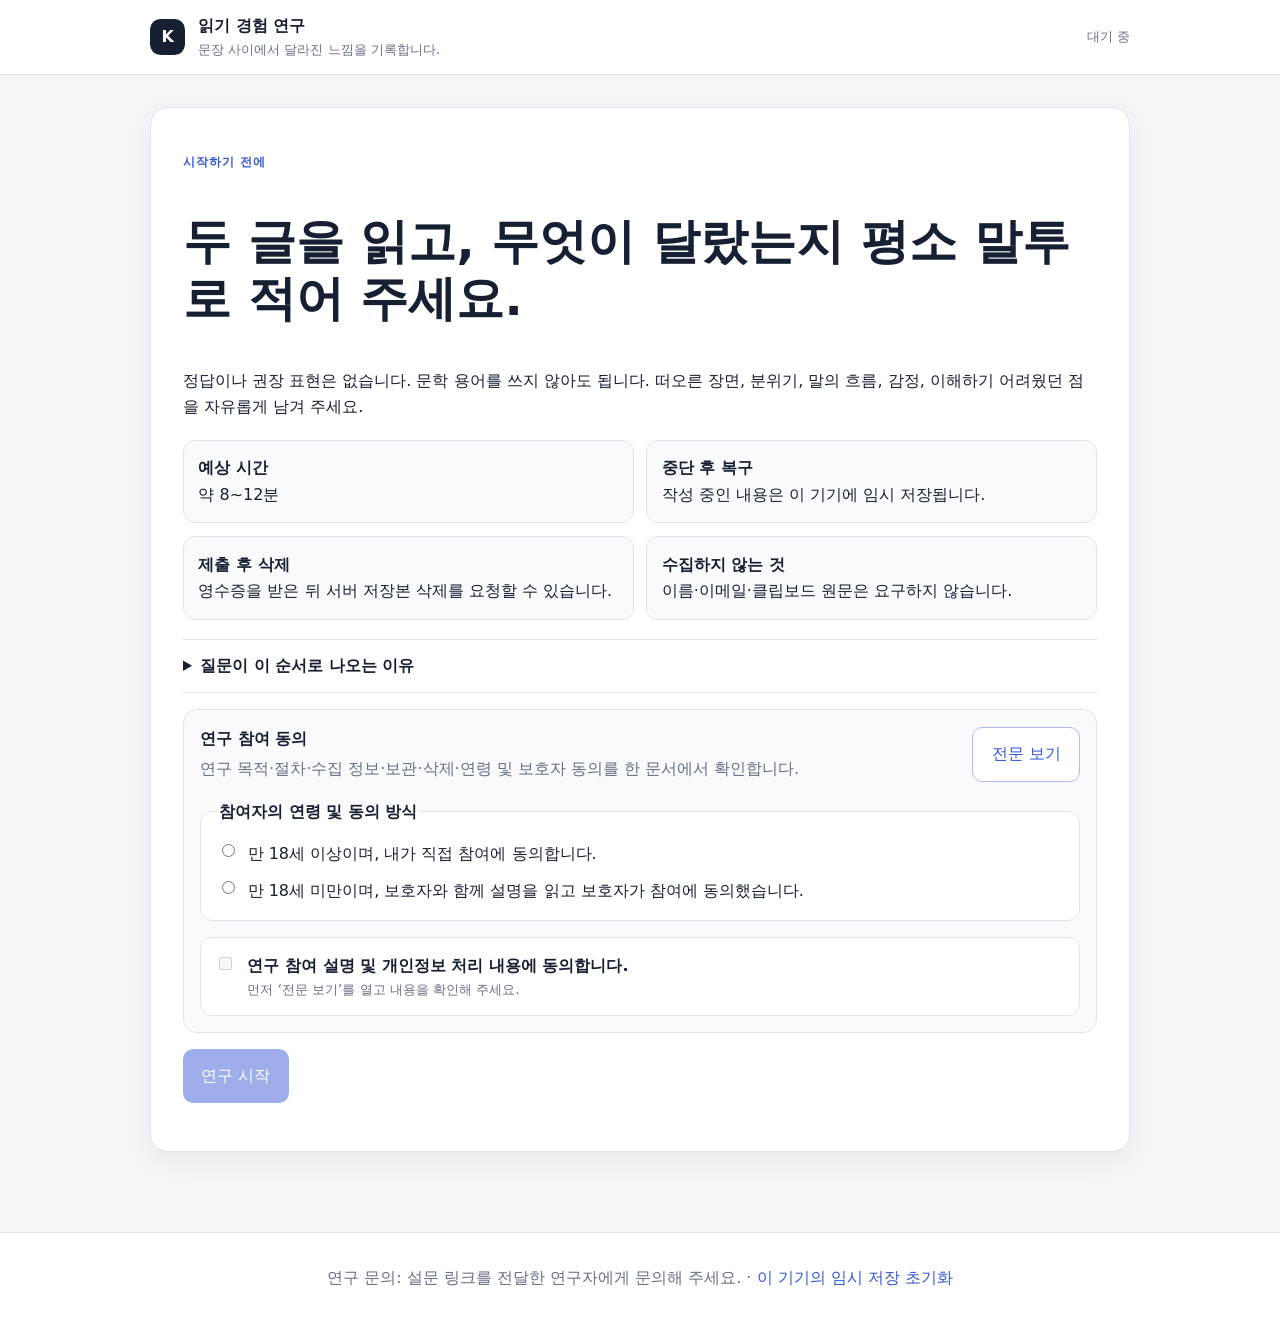
<file: index.html>
<!doctype html>
<html lang="ko">
<head>
  <meta charset="utf-8">
  <meta name="viewport" content="width=device-width,initial-scale=1">
  <meta name="color-scheme" content="light">
  <meta name="theme-color" content="#f3f5f8">
  <title>KSGT 읽기 경험 연구</title>
  <link rel="stylesheet" href="assets/styles.css">
</head>
<body>
<a class="skip" href="#main">본문으로 바로가기</a>
<header class="topbar">
  <div class="mark" aria-hidden="true">K</div>
  <div class="brand-copy"><strong>읽기 경험 연구</strong><small>문장 사이에서 달라진 느낌을 기록합니다.</small></div>
  <span id="saveState" class="status">대기 중</span>
</header>
<main id="main">
  <section id="setupBlocked" class="panel warning" hidden>
    <p class="eyebrow">배포 설정 필요</p>
    <h1>아직 연구 페이지가 연결되지 않았습니다.</h1>
    <p id="setupBlockedText"></p>
  </section>

  <section id="intro" class="panel hero">
    <div id="prelaunchBanner" class="prelaunch" hidden><strong>연구자 시험 모드</strong><span>이 응답은 실제 참가자 자료로 집계되지 않습니다.</span></div>
    <p class="eyebrow">시작하기 전에</p>
    <h1>두 글을 읽고, 무엇이 달랐는지 평소 말투로 적어 주세요.</h1>
    <p>정답이나 권장 표현은 없습니다. 문학 용어를 쓰지 않아도 됩니다. 떠오른 장면, 분위기, 말의 흐름, 감정, 이해하기 어려웠던 점을 자유롭게 남겨 주세요.</p>
    <div class="info-grid">
      <div><b>예상 시간</b><span>약 8~12분</span></div>
      <div><b>중단 후 복구</b><span>작성 중인 내용은 이 기기에 임시 저장됩니다.</span></div>
      <div><b>제출 후 삭제</b><span>영수증을 받은 뒤 서버 저장본 삭제를 요청할 수 있습니다.</span></div>
      <div><b>수집하지 않는 것</b><span>이름·이메일·클립보드 원문은 요구하지 않습니다.</span></div>
    </div>
    <details>
      <summary>질문이 이 순서로 나오는 이유</summary>
      <p>먼저 자유롭게 느낀 차이를 기록하고, 그 다음에 내용의 유사성과 개인적 선호를 따로 묻습니다. 선택지를 먼저 보여 주어 감상 표현을 유도하는 일을 줄이기 위한 순서입니다.</p>
    </details>

    <section class="consent-box" aria-labelledby="consentHeading">
      <div class="consent-summary-row">
        <div>
          <strong id="consentHeading">연구 참여 동의</strong>
          <p>연구 목적·절차·수집 정보·보관·삭제·연령 및 보호자 동의를 한 문서에서 확인합니다.</p>
        </div>
        <button id="openConsent" class="terms-button" type="button" aria-haspopup="dialog">전문 보기</button>
      </div>

      <fieldset class="eligibility-fieldset">
        <legend><strong>참여자의 연령 및 동의 방식</strong></legend>
        <label><input type="radio" name="eligibility" value="adult_self_consent"> 만 18세 이상이며, 내가 직접 참여에 동의합니다.</label>
        <label><input type="radio" name="eligibility" value="minor_guardian_consent_attested"> 만 18세 미만이며, 보호자와 함께 설명을 읽고 보호자가 참여에 동의했습니다.</label>
      </fieldset>

      <div id="guardianBlock" class="guardian-block" hidden>
        <strong>보호자 확인</strong>
        <p>아래 확인란은 보호자가 직접 읽고 선택해 주세요.</p>
        <label><input id="guardianConfirm" type="checkbox"> 보호자 본인은 연구 참여 설명을 읽었으며, 미성년 참여자의 참여에 동의합니다.</label>
        <small>이 페이지는 보호자의 이름이나 서명을 수집하지 않으므로, 이 확인은 전자적 자기확인 기록입니다.</small>
      </div>

      <label class="consent-check-row">
        <input id="consent" type="checkbox" disabled>
        <span>
          <strong>연구 참여 설명 및 개인정보 처리 내용에 동의합니다.</strong>
          <small id="consentReadStatus">먼저 ‘전문 보기’를 열고 내용을 확인해 주세요.</small>
        </span>
      </label>
    </section>

    <button id="start" disabled>연구 시작</button>
    <p id="startError" class="error" role="alert"></p>
  </section>

  <dialog id="consentDialog" aria-labelledby="consentDialogTitle">
    <div class="consent-dialog-shell">
      <header class="dialog-header">
        <div><p class="eyebrow">연구 참여 설명서</p><h2 id="consentDialogTitle">KSGT 읽기 경험 파일럿</h2></div>
        <button id="closeConsent" type="button" class="icon-button" aria-label="동의문 닫기">×</button>
      </header>
      <div id="consentScroll" class="consent-scroll" tabindex="0">
        <p class="consent-version">동의문 버전: <strong id="consentVersionText"></strong></p>
        <section><h3>1. 연구 목적</h3><p>이 연구는 비슷한 내용을 전하는 두 한국어 문장이 독자에게 어떻게 다르게 읽히는지 살펴봅니다. 정답을 맞히는 시험이 아니며, 참여자의 자연스러운 감상과 선택을 기록합니다.</p></section>
        <section><h3>2. 참여 절차와 시간</h3><p>두 글을 읽고 각 글의 인상, 두 글의 차이, 내용의 유사성, 개인적 선호를 답합니다. 전체 예상 시간은 약 8~12분이며, 작성 중 중단하거나 브라우저를 닫을 수 있습니다.</p></section>
        <section><h3>3. 자발적 참여와 중단</h3><p>참여는 자발적입니다. 참여하지 않거나 중간에 그만두어도 불이익이 없습니다. 제출 전에는 페이지를 닫거나 기기의 임시 저장을 초기화할 수 있고, 제출 후에는 제공되는 삭제 기능으로 서버 저장본 삭제를 요청할 수 있습니다.</p></section>
        <section><h3>4. 예상되는 불편과 이득</h3><p>일부 문항에서 피로, 집중 부담, 표현의 어려움이 생길 수 있습니다. 불편하면 언제든 중단할 수 있습니다. 참여자에게 직접적인 보상이나 확정적인 이득은 없으며, 결과는 한국어 표현과 독자 반응을 이해하기 위한 연구에 사용됩니다.</p></section>
        <section><h3>5. 수집하는 정보</h3><ul><li>각 글에 대한 자유응답, 비교 설명, 내용 유사성 및 선호 선택</li><li>문항 제시 순서와 응답 시각</li><li>붙여넣기 횟수·붙여넣은 문자 수·입력 이벤트 수. 클립보드 원문은 수집하지 않습니다.</li><li>브라우저 종류를 나타내는 user agent, 화면 크기, 언어, 시간대</li><li>생성형 AI 또는 교정 도구 사용 여부에 대한 선택적 자기보고</li><li>성인 직접 동의 또는 미성년자 보호자 동의 확인 중 어느 방식으로 참여했는지</li></ul></section>
        <section><h3>6. 수집하지 않는 정보</h3><p>이름, 이메일 주소, 전화번호, 학교명, 주민등록번호, 보호자 이름과 서명, 클립보드 원문은 요구하지 않습니다. 다만 인터넷 서비스 운영 과정에서 GitHub Pages 또는 Google Apps Script 제공자가 일반적인 접속 로그를 처리할 수 있습니다.</p></section>
        <section><h3>7. 연령과 보호자 동의</h3><p>만 18세 이상 참여자는 스스로 동의할 수 있습니다. 만 18세 미만 참여자는 본인의 참여 의사와 함께 보호자의 동의가 필요합니다. 미성년자는 보호자와 이 설명을 함께 읽고, 보호자가 페이지의 보호자 확인란을 직접 선택한 경우에만 시작해 주세요.</p></section>
        <section><h3>8. 보관과 이용</h3><p>원문 응답은 파일럿 종료 후 최대 90일 동안 검증과 분석을 위해 보관하고, 이후 삭제하거나 직접 식별정보가 없는 분석 자료로 전환합니다. 연구 결과에는 집계값을 사용하며, 자유응답을 예시로 제시할 때에는 개인을 유추할 수 있는 표현을 제거합니다.</p></section>
        <section><h3>9. 삭제와 철회</h3><p>제출 후 표시되는 삭제 요청 버튼을 사용하면 해당 서버 저장본의 원문 payload가 삭제 처리됩니다. 이미 익명 집계에 포함되어 개별 응답과 연결할 수 없게 된 결과는 철회 이후에도 되돌리기 어려울 수 있습니다.</p></section>
        <section><h3>10. 자료 구획과 AI 자료 분리</h3><p>실제 참여자 응답은 인간 자료 구획에 저장됩니다. Gemini·Groq 등 언어 모델로 생성한 합성 응답과 물리적으로·분석적으로 분리하며, 합성 응답을 인간 응답으로 표시하지 않습니다.</p></section>
        <section><h3>11. 문의</h3><p>연구 또는 삭제에 관한 문의는 설문 링크를 전달한 연구자에게 해 주세요.</p></section>
        <div class="scroll-end" aria-hidden="true">동의문 끝</div>
      </div>
      <footer class="dialog-footer">
        <p id="scrollHint">내용을 끝까지 내려 읽으면 확인 버튼이 활성화됩니다.</p>
        <div class="actions">
          <button id="acknowledgeConsent" type="button" disabled>내용을 확인했습니다</button>
          <button id="cancelConsent" type="button" class="secondary">닫기</button>
        </div>
      </footer>
    </div>
  </dialog>

  <section id="resumePanel" class="panel" hidden>
    <p class="eyebrow">작성 중인 응답 발견</p>
    <h1>이전에 멈춘 지점에서 이어서 할까요?</h1>
    <div class="actions"><button id="resumeButton">이어하기</button><button id="discardResume" class="secondary">새로 시작</button></div>
  </section>

  <section id="study" hidden>
    <div class="progress-wrap">
      <div class="progress-row"><span id="progressText">문항 준비 중</span><span id="progressCount"></span></div>
      <progress id="progressBar" value="0" max="1"></progress>
    </div>
    <section class="panel">
      <p class="eyebrow">1단계 · 각각의 인상</p>
      <h2>두 글을 각각 읽어 보세요.</h2>
      <p class="hint">두 글은 같은 화면에 있지만, 먼저 각 글에서 따로 느낀 점을 적어 주세요.</p>
      <div class="grid">
        <article><h3>글 1</h3><p id="leftText" class="stimulus"></p><label for="leftImpression">글 1을 읽고 든 생각이나 느낌</label><textarea id="leftImpression" rows="5" maxlength="1200" placeholder="장면, 분위기, 말의 흐름, 감정 등 무엇이든 자유롭게 적어 주세요."></textarea><small class="counter"><span id="leftCount">0</span>/1200</small></article>
        <article><h3>글 2</h3><p id="rightText" class="stimulus"></p><label for="rightImpression">글 2를 읽고 든 생각이나 느낌</label><textarea id="rightImpression" rows="5" maxlength="1200" placeholder="문학 용어를 쓰지 않아도 됩니다."></textarea><small class="counter"><span id="rightCount">0</span>/1200</small></article>
      </div>
    </section>
    <section class="panel">
      <p class="eyebrow">2단계 · 자유로운 비교</p>
      <label for="comparison"><h2>두 글 사이에서 무엇이 달랐나요?</h2></label>
      <p class="hint">좋고 나쁨을 꼭 정하지 않아도 됩니다. 읽히는 방식이나 남는 느낌의 차이만 적어도 됩니다.</p>
      <textarea id="comparison" rows="6" maxlength="1600" placeholder="예: 한쪽은 장면이 오래 남고, 다른 쪽은 상황이 더 또렷하게 전달되었다."></textarea>
      <small class="counter"><span id="comparisonCount">0</span>/1600</small>
      <button id="toChoice">마지막 질문으로</button><p id="choiceError" class="error" role="alert"></p>
    </section>
    <section id="choicePanel" class="panel" hidden>
      <p class="eyebrow">3단계 · 두 가지를 따로 선택</p>
      <fieldset><legend><strong>두 글이 전하는 내용은 어느 정도 비슷했나요?</strong></legend><label><input type="radio" name="meaningRelation" value="nearly_same"> 거의 같은 내용을 전한다</label><label><input type="radio" name="meaningRelation" value="similar_content_different_feel"> 내용은 비슷하지만 느낌은 다르다</label><label><input type="radio" name="meaningRelation" value="meaningfully_different"> 내용이나 장면도 꽤 다르다</label><label><input type="radio" name="meaningRelation" value="difficult"> 판단하기 어렵다</label></fieldset>
      <fieldset><legend><strong>개인적으로 지금 더 마음이 가는 쪽은 어디인가요?</strong></legend><label><input type="radio" name="preference" value="left"> 글 1</label><label><input type="radio" name="preference" value="right"> 글 2</label><label><input type="radio" name="preference" value="similar"> 두 글이 비슷하게 마음에 든다</label><label><input type="radio" name="preference" value="difficult"> 차이는 있지만 고르기 어렵다</label><label><input type="radio" name="preference" value="no_choice"> 선택하지 않겠다</label></fieldset>
      <div class="actions"><button id="backToText" class="secondary">감상으로 돌아가기</button><button id="nextItem" disabled>다음 문항</button></div>
    </section>
  </section>

  <section id="toolReport" class="panel" hidden>
    <p class="eyebrow">마지막 질문 · 작성 방식</p><h1>응답을 작성할 때 외부 도구의 도움을 받았나요?</h1><p>어떤 답을 골라도 불이익은 없습니다. 이 정보는 응답을 삭제하기 위한 기준이 아니라 분석의 불확실성을 기록하는 데만 사용됩니다.</p>
    <fieldset class="stack"><label><input type="radio" name="aiUse" value="none"> 사용하지 않음</label><label><input type="radio" name="aiUse" value="proofreading"> 맞춤법·표현 교정만 사용</label><label><input type="radio" name="aiUse" value="partial_generation"> 생성형 AI의 일부 도움을 받음</label><label><input type="radio" name="aiUse" value="mostly_generated"> 대부분 생성형 AI로 작성</label><label><input type="radio" name="aiUse" value="prefer_not"> 답하고 싶지 않음</label></fieldset>
    <button id="submitAll" disabled>전체 응답 제출</button><p id="submitError" class="error" role="alert"></p>
  </section>

  <section id="done" class="panel" hidden>
    <p class="eyebrow">제출 완료</p><h1>응답이 접수되었습니다.</h1><p id="receipt"></p><p>영수증 번호는 삭제 요청이나 문의 시 사용할 수 있습니다.</p><div class="actions"><button id="download">내 응답 사본 내려받기</button><button id="deleteButton" class="danger">서버 저장본 삭제 요청</button></div><p id="deleteStatus" role="status"></p>
  </section>
</main>
<footer>연구 문의: <span id="contactText"></span> · <button id="resetLocal" class="link-button">이 기기의 임시 저장 초기화</button></footer>
<script src="config.js"></script><script src="assets/app.js" defer></script>
</body>
</html>
</file>
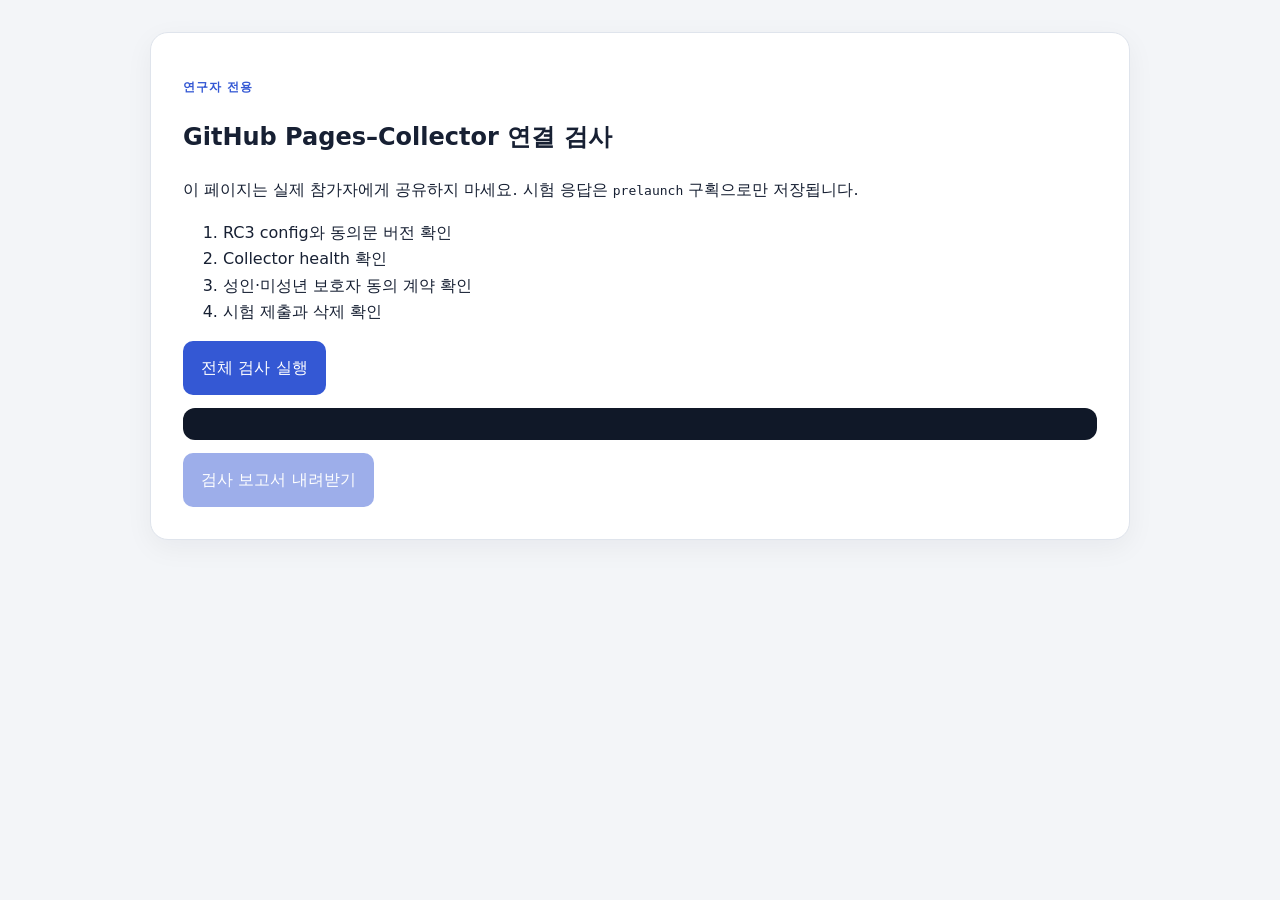
<file: researcher-check.html>
<!doctype html><html lang="ko"><head><meta charset="utf-8"><meta name="viewport" content="width=device-width,initial-scale=1"><title>KSGT 배포 검사</title><link rel="stylesheet" href="assets/styles.css"></head><body><main><section class="panel"><p class="eyebrow">연구자 전용</p><h1>GitHub Pages–Collector 연결 검사</h1><p>이 페이지는 실제 참가자에게 공유하지 마세요. 시험 응답은 <code>prelaunch</code> 구획으로만 저장됩니다.</p><ol><li>RC3 config와 동의문 버전 확인</li><li>Collector health 확인</li><li>성인·미성년 보호자 동의 계약 확인</li><li>시험 제출과 삭제 확인</li></ol><button id="run">전체 검사 실행</button><pre id="out" style="white-space:pre-wrap;background:#101828;color:#e4e7ec;padding:1rem;border-radius:12px;overflow:auto"></pre><button id="download" disabled>검사 보고서 내려받기</button></section></main><script src="config.js"></script><script>
(()=>{"use strict";const C=window.KSGT_CONFIG||{},out=document.getElementById('out'),run=document.getElementById('run'),download=document.getElementById('download');let report=null;const line=x=>out.textContent+=x+'\n';const post=async b=>{const r=await fetch(C.collectorUrl,{method:'POST',headers:{'Content-Type':'text/plain;charset=utf-8'},body:JSON.stringify(b),redirect:'follow'});const d=await r.json();if(!r.ok||d.ok===false)throw new Error(d.error||String(r.status));return d};run.onclick=async()=>{out.textContent='';report={schema_version:'ksgt.deployment-check.v2',checked_at_utc:new Date().toISOString(),study_id:C.studyId,client_mode:C.launchMode,consent_version:C.consentVersion,steps:[]};const step=async(name,fn)=>{try{const detail=await fn();report.steps.push({name,pass:true,detail});line('PASS  '+name);return detail}catch(e){report.steps.push({name,pass:false,error:e.message});line('FAIL  '+name+' — '+e.message);return null}};await step('config',async()=>{if(!C.collectorUrl||C.collectorUrl.includes('PASTE_'))throw new Error('collectorUrl 미설정');if(!C.contact||C.contact.includes('PASTE_'))throw new Error('contact 미설정');if(C.launchMode!=='prelaunch')throw new Error('RC3 재검사는 prelaunch 모드여야 함');if(C.consentVersion!=='H0-ko-v3')throw new Error('동의문 버전이 H0-ko-v3가 아님');return {collector_url:C.collectorUrl,contact:C.contact,client_version:C.clientVersion,consent_version:C.consentVersion}});await step('health',async()=>{const r=await fetch(C.collectorUrl+'?action=health',{redirect:'follow',cache:'no-store'});const d=await r.json();if(!d.ok)throw new Error(d.error||'health failed');if(d.server_mode!==C.launchMode)throw new Error('서버와 페이지 모드 불일치');if(d.consent_version!==C.consentVersion)throw new Error('서버와 페이지 동의문 버전 불일치');return d});const session=crypto.randomUUID();const consentAttestation={consent_version:C.consentVersion,consent_ui_revision:'terms-dialog-guardian-r1',eligibility_basis:'adult_self_consent',terms_opened_at_utc:new Date().toISOString(),terms_read_at_utc:new Date().toISOString(),participant_consent_attested:true,participant_consent_at_utc:new Date().toISOString(),guardian_consent_attested:false,guardian_consent_at_utc:null};await step('start',()=>post({action:'start',study_id:C.studyId,session_id:session,consent_version:C.consentVersion,client_version:C.clientVersion,launch_mode:C.launchMode,eligibility_basis:'adult_self_consent',participant_consent_attested:true,guardian_consent_attested:false}));let receipt=null;await step('submit',async()=>{const payload={schema_version:'ksgt.human-pilot-response.v2',study_id:C.studyId,session_id:session,run_mode:'prelaunch',source_partition:'internal_owner',actor_type:'internal_owner_tester',human_evidence:false,external_human_evidence:false,consent_version:C.consentVersion,client_version:C.clientVersion,eligibility_basis:'adult_self_consent',consent_attestation:consentAttestation,started_at_utc:new Date().toISOString(),finished_at_utc:new Date().toISOString(),ai_assistance_self_report:'none',responses:[{response_id:crypto.randomUUID(),item_id:'DEPLOYMENT-CHECK-RC3',presentation_order:'AB',display_left_variant:'A',display_right_variant:'B',impression_left:'연결 검사',impression_right:'연결 검사',comparison:'연결 검사',meaning_relation:'nearly_same',display_preference:'similar',canonical_preference:'similar',item_started_at_utc:new Date().toISOString(),item_finished_at_utc:new Date().toISOString(),paste_events:0,pasted_characters:0,input_events:1,text_sha256:'deployment-check-rc3'}],device:{user_agent:navigator.userAgent,language:navigator.language,viewport_css_px:[innerWidth,innerHeight],time_zone:Intl.DateTimeFormat().resolvedOptions().timeZone}};const d=await post({action:'submit',payload});receipt=d.receipt;return {receipt_hash:d.receipt.receipt_hash}});await step('delete',async()=>{if(!receipt)throw new Error('submit 실패로 삭제 검사 불가');return post({action:'delete',study_id:C.studyId,response_id:receipt.response_id,deletion_proof:receipt.deletion_proof})});report.all_passed=report.steps.every(x=>x.pass);line('\nRESULT: '+(report.all_passed?'ALL PASS':'HOLD'));download.disabled=false};download.onclick=()=>{const a=document.createElement('a');a.href=URL.createObjectURL(new Blob([JSON.stringify(report,null,2)+'\n'],{type:'application/json'}));a.download='KSGT_DEPLOYMENT_CHECK_REPORT_RC3.json';a.click();URL.revokeObjectURL(a.href)}})();
</script></body></html>
</file>
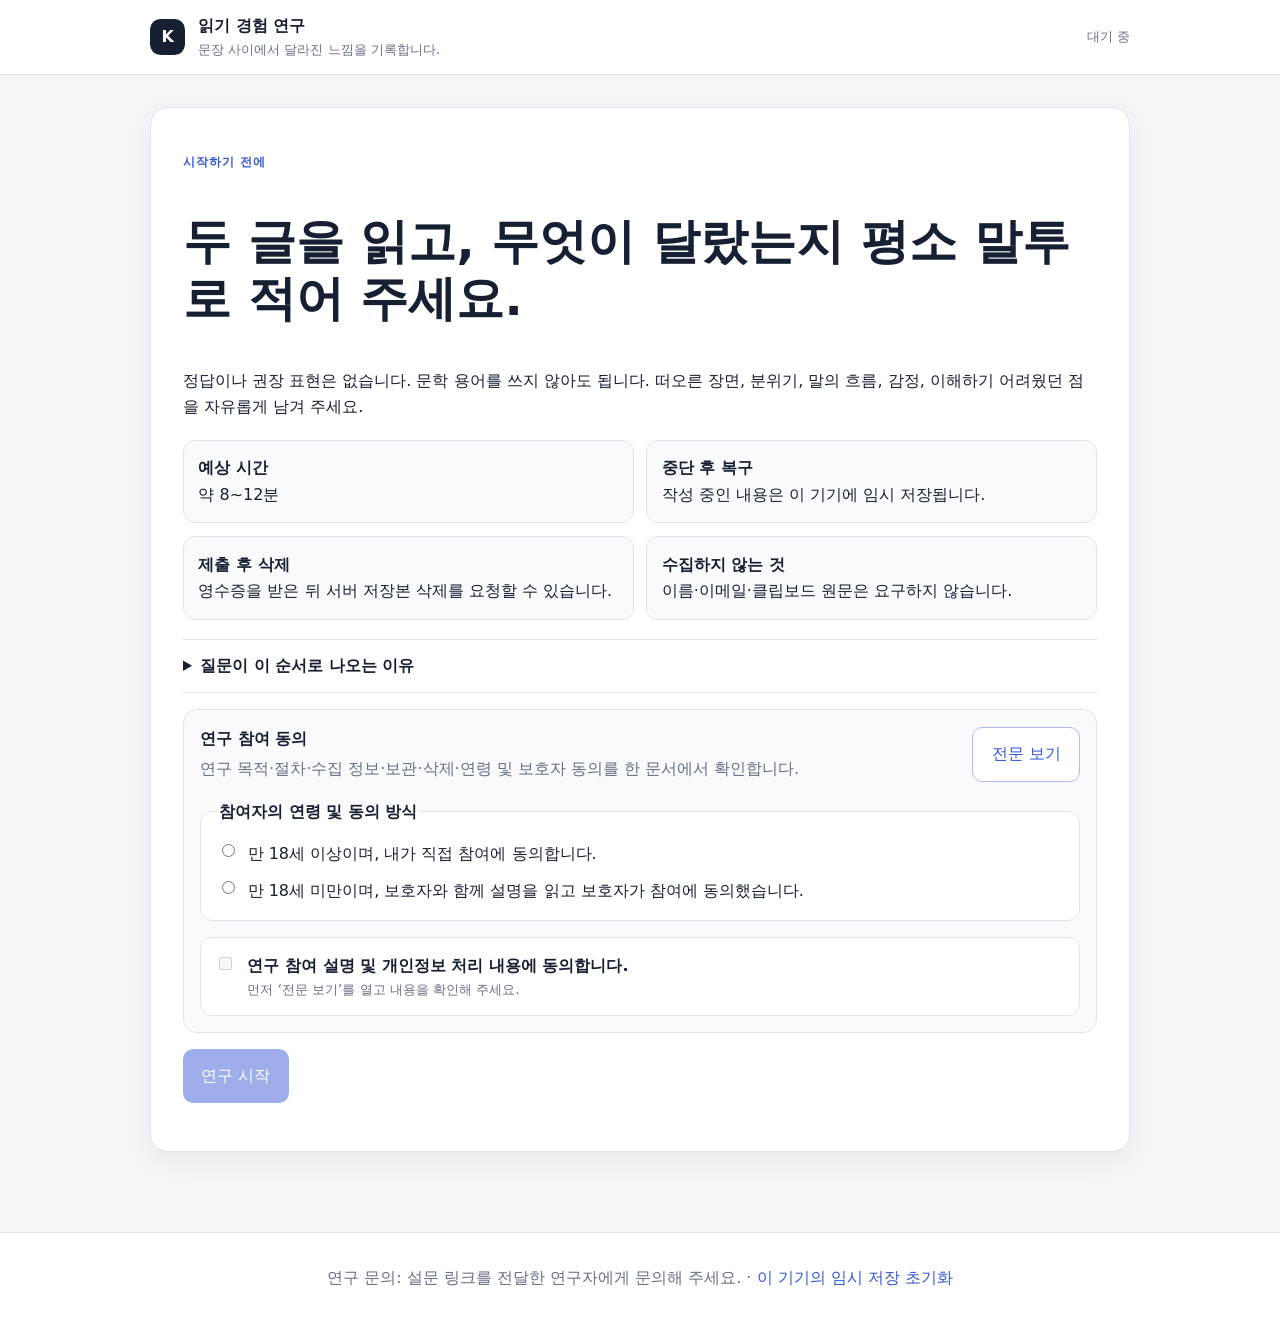
<file: s0.html>
<!doctype html><html lang="ko"><head><meta charset="utf-8"><meta name="viewport" content="width=device-width,initial-scale=1"><meta name="color-scheme" content="light"><meta name="theme-color" content="#f3f5f8"><title>KSGT S0 읽기 경험 연구</title><link rel="stylesheet" href="assets/styles.css"></head><body><a class="skip" href="#main">본문으로 바로가기</a><header class="topbar"><div class="mark" aria-hidden="true">K</div><div class="brand-copy"><strong>읽기 경험 연구</strong><small>문장 사이에서 달라진 느낌을 기록합니다.</small></div><span id="saveState" class="status">대기 중</span></header><main id="main"><section id="setupBlocked" class="panel warning" hidden><p class="eyebrow">배포 설정 필요</p><h1>아직 연구 페이지가 연결되지 않았습니다.</h1><p id="setupBlockedText"></p></section><section id="intro" class="panel hero"><div id="prelaunchBanner" class="prelaunch" hidden><strong>연구자 시험 모드</strong><span>이 응답은 실제 참가자 자료로 집계되지 않습니다.</span></div><p class="eyebrow">시작하기 전에</p><h1>두 글을 읽고, 무엇이 달랐는지 평소 말투로 적어 주세요.</h1><p>정답이나 권장 표현은 없습니다. 문학 용어를 쓰지 않아도 됩니다. 떠오른 장면, 분위기, 말의 흐름, 감정, 이해하기 어려웠던 점을 자유롭게 남겨 주세요.</p><div class="info-grid"><div><b>예상 시간</b><span>약 8~12분</span></div><div><b>중단 후 복구</b><span>작성 중인 내용은 이 기기에 임시 저장됩니다.</span></div><div><b>제출 후 삭제</b><span>영수증을 받은 뒤 서버 저장본 삭제를 요청할 수 있습니다.</span></div><div><b>수집하지 않는 것</b><span>이름·이메일·클립보드 원문은 요구하지 않습니다.</span></div></div><details><summary>질문이 이 순서로 나오는 이유</summary><p>먼저 자유롭게 느낀 차이를 기록하고, 그 다음에 내용의 유사성과 개인적 선호를 따로 묻습니다. 선택지를 먼저 보여 주어 감상 표현을 유도하는 일을 줄이기 위한 순서입니다.</p></details><section class="consent-box" aria-labelledby="consentHeading"><div class="consent-summary-row"><div><strong id="consentHeading">연구 참여 동의</strong><p>연구 목적·절차·수집 정보·보관·삭제·연령 및 보호자 동의를 한 문서에서 확인합니다.</p></div><button id="openConsent" class="terms-button" type="button" aria-haspopup="dialog">전문 보기</button></div><fieldset class="eligibility-fieldset"><legend><strong>참여자의 연령 및 동의 방식</strong></legend><label><input type="radio" name="eligibility" value="adult_self_consent"> 만 18세 이상이며, 내가 직접 참여에 동의합니다.</label><label><input type="radio" name="eligibility" value="minor_guardian_consent_attested"> 만 18세 미만이며, 보호자와 함께 설명을 읽고 보호자가 참여에 동의했습니다.</label></fieldset><div id="guardianBlock" class="guardian-block" hidden><strong>보호자 확인</strong><p>아래 확인란은 보호자가 직접 읽고 선택해 주세요.</p><label><input id="guardianConfirm" type="checkbox"> 보호자 본인은 연구 참여 설명을 읽었으며, 미성년 참여자의 참여에 동의합니다.</label><small>이 페이지는 보호자의 이름이나 서명을 수집하지 않으므로, 이 확인은 전자적 자기확인 기록입니다.</small></div><label class="consent-check-row"><input id="consent" type="checkbox" disabled><span><strong>연구 참여 설명 및 개인정보 처리 내용에 동의합니다.</strong><small id="consentReadStatus">먼저 ‘전문 보기’를 열고 내용을 확인해 주세요.</small></span></label></section><button id="start" disabled>연구 시작</button><p id="startError" class="error" role="alert"></p></section><dialog id="consentDialog" aria-labelledby="consentDialogTitle"><div class="consent-dialog-shell"><header class="dialog-header"><div><p class="eyebrow">연구 참여 설명서</p><h2 id="consentDialogTitle">KSGT S0 읽기 경험 연구</h2></div><button id="closeConsent" type="button" class="icon-button" aria-label="동의문 닫기">×</button></header><div id="consentScroll" class="consent-scroll" tabindex="0"><p class="consent-version">동의문 버전: <strong id="consentVersionText"></strong></p><section><h3>1. 연구 목적</h3><p>이 연구는 비슷한 내용을 전하는 두 한국어 문장이 독자에게 어떻게 다르게 읽히는지 살펴봅니다. 정답을 맞히는 시험이 아니며, 참여자의 자연스러운 감상과 선택을 기록합니다.</p></section><section><h3>2. 참여 절차와 시간</h3><p>두 글을 읽고 각 글의 인상, 두 글의 차이, 내용의 유사성, 개인적 선호를 답합니다. 전체 예상 시간은 약 8~12분이며, 작성 중 중단하거나 브라우저를 닫을 수 있습니다.</p></section><section><h3>3. 자발적 참여와 중단</h3><p>참여는 자발적입니다. 참여하지 않거나 중간에 그만두어도 불이익이 없습니다. 제출 전에는 페이지를 닫거나 기기의 임시 저장을 초기화할 수 있고, 제출 후에는 제공되는 삭제 기능으로 서버 저장본 삭제를 요청할 수 있습니다.</p></section><section><h3>4. 예상되는 불편과 이득</h3><p>일부 문항에서 피로, 집중 부담, 표현의 어려움이 생길 수 있습니다. 불편하면 언제든 중단할 수 있습니다. 참여자에게 직접적인 보상이나 확정적인 이득은 없으며, 결과는 한국어 표현과 독자 반응을 이해하기 위한 연구에 사용됩니다.</p></section><section><h3>5. 수집하는 정보</h3><ul><li>각 글에 대한 자유응답, 비교 설명, 내용 유사성 및 선호 선택</li><li>문항 제시 순서와 응답 시각</li><li>붙여넣기 횟수·붙여넣은 문자 수·입력 이벤트 수. 클립보드 원문은 수집하지 않습니다.</li><li>브라우저 종류를 나타내는 user agent, 화면 크기, 언어, 시간대</li><li>생성형 AI 또는 교정 도구 사용 여부에 대한 선택적 자기보고</li><li>성인 직접 동의 또는 미성년자 보호자 동의 확인 중 어느 방식으로 참여했는지</li></ul></section><section><h3>6. 수집하지 않는 정보</h3><p>이름, 이메일 주소, 전화번호, 학교명, 주민등록번호, 보호자 이름과 서명, 클립보드 원문은 요구하지 않습니다. 다만 인터넷 서비스 운영 과정에서 GitHub Pages 또는 Google Apps Script 제공자가 일반적인 접속 로그를 처리할 수 있습니다.</p></section><section><h3>7. 연령과 보호자 동의</h3><p>만 18세 이상 참여자는 스스로 동의할 수 있습니다. 만 18세 미만 참여자는 본인의 참여 의사와 함께 보호자의 동의가 필요합니다. 미성년자는 보호자와 이 설명을 함께 읽고, 보호자가 페이지의 보호자 확인란을 직접 선택한 경우에만 시작해 주세요.</p></section><section><h3>8. 보관과 이용</h3><p>원문 응답은 파일럿 종료 후 최대 90일 동안 검증과 분석을 위해 보관하고, 이후 삭제하거나 직접 식별정보가 없는 분석 자료로 전환합니다. 연구 결과에는 집계값을 사용하며, 자유응답을 예시로 제시할 때에는 개인을 유추할 수 있는 표현을 제거합니다.</p></section><section><h3>9. 삭제와 철회</h3><p>제출 후 표시되는 삭제 요청 버튼을 사용하면 해당 서버 저장본의 원문 payload가 삭제 처리됩니다. 이미 익명 집계에 포함되어 개별 응답과 연결할 수 없게 된 결과는 철회 이후에도 되돌리기 어려울 수 있습니다.</p></section><section><h3>10. 자료 구획과 AI 자료 분리</h3><p>실제 참여자 응답은 인간 자료 구획에 저장됩니다. Gemini·Groq 등 언어 모델로 생성한 합성 응답과 물리적으로·분석적으로 분리하며, 합성 응답을 인간 응답으로 표시하지 않습니다.</p></section><section><h3>11. 문의</h3><p>연구 또는 삭제에 관한 문의는 설문 링크를 전달한 연구자에게 해 주세요.</p></section><div class="scroll-end" aria-hidden="true">동의문 끝</div></div><footer class="dialog-footer"><p id="scrollHint">내용을 끝까지 내려 읽으면 확인 버튼이 활성화됩니다.</p><div class="actions"><button id="acknowledgeConsent" type="button" disabled>내용을 확인했습니다</button><button id="cancelConsent" type="button" class="secondary">닫기</button></div></footer></div></dialog><section id="resumePanel" class="panel" hidden><p class="eyebrow">작성 중인 응답 발견</p><h1>이전에 멈춘 지점에서 이어서 할까요?</h1><div class="actions"><button id="resumeButton">이어하기</button><button id="discardResume" class="secondary">새로 시작</button></div></section><section id="study" hidden><div class="progress-wrap"><div class="progress-row"><span id="progressText">문항 준비 중</span><span id="progressCount"></span></div><progress id="progressBar" value="0" max="1"></progress></div><section class="panel"><p class="eyebrow">1단계 · 각각의 인상</p><h2>두 글을 각각 읽어 보세요.</h2><p class="hint">두 글은 같은 화면에 있지만, 먼저 각 글에서 따로 느낀 점을 적어 주세요.</p><div class="grid"><article><h3>글 1</h3><p id="leftText" class="stimulus"></p><label for="leftImpression">글 1을 읽고 든 생각이나 느낌</label><textarea id="leftImpression" rows="5" maxlength="1200" placeholder="장면, 분위기, 말의 흐름, 감정 등 무엇이든 자유롭게 적어 주세요."></textarea><small class="counter"><span id="leftCount">0</span>/1200</small></article><article><h3>글 2</h3><p id="rightText" class="stimulus"></p><label for="rightImpression">글 2를 읽고 든 생각이나 느낌</label><textarea id="rightImpression" rows="5" maxlength="1200" placeholder="문학 용어를 쓰지 않아도 됩니다."></textarea><small class="counter"><span id="rightCount">0</span>/1200</small></article></div></section><section class="panel"><p class="eyebrow">2단계 · 자유로운 비교</p><label for="comparison"><h2>두 글 사이에서 무엇이 달랐나요?</h2></label><p class="hint">좋고 나쁨을 꼭 정하지 않아도 됩니다. 읽히는 방식이나 남는 느낌의 차이만 적어도 됩니다.</p><textarea id="comparison" rows="6" maxlength="1600" placeholder="예: 한쪽은 장면이 오래 남고, 다른 쪽은 상황이 더 또렷하게 전달되었다."></textarea><small class="counter"><span id="comparisonCount">0</span>/1600</small><button id="toChoice">마지막 질문으로</button><p id="choiceError" class="error" role="alert"></p></section><section id="choicePanel" class="panel" hidden><p class="eyebrow">3단계 · 두 가지를 따로 선택</p><fieldset><legend><strong>두 글이 전하는 내용은 어느 정도 비슷했나요?</strong></legend><label><input type="radio" name="meaningRelation" value="nearly_same"> 거의 같은 내용을 전한다</label><label><input type="radio" name="meaningRelation" value="similar_content_different_feel"> 내용은 비슷하지만 느낌은 다르다</label><label><input type="radio" name="meaningRelation" value="meaningfully_different"> 내용이나 장면도 꽤 다르다</label><label><input type="radio" name="meaningRelation" value="difficult"> 판단하기 어렵다</label></fieldset><fieldset><legend><strong>개인적으로 지금 더 마음이 가는 쪽은 어디인가요?</strong></legend><label><input type="radio" name="preference" value="left"> 글 1</label><label><input type="radio" name="preference" value="right"> 글 2</label><label><input type="radio" name="preference" value="similar"> 두 글이 비슷하게 마음에 든다</label><label><input type="radio" name="preference" value="difficult"> 차이는 있지만 고르기 어렵다</label><label><input type="radio" name="preference" value="no_choice"> 선택하지 않겠다</label></fieldset><div class="actions"><button id="backToText" class="secondary">감상으로 돌아가기</button><button id="nextItem" disabled>다음 문항</button></div></section></section><section id="toolReport" class="panel" hidden><p class="eyebrow">마지막 질문 · 작성 방식</p><h1>응답을 작성할 때 외부 도구의 도움을 받았나요?</h1><p>어떤 답을 골라도 불이익은 없습니다. 이 정보는 응답을 삭제하기 위한 기준이 아니라 분석의 불확실성을 기록하는 데만 사용됩니다.</p><fieldset class="stack"><label><input type="radio" name="aiUse" value="none"> 사용하지 않음</label><label><input type="radio" name="aiUse" value="proofreading"> 맞춤법·표현 교정만 사용</label><label><input type="radio" name="aiUse" value="partial_generation"> 생성형 AI의 일부 도움을 받음</label><label><input type="radio" name="aiUse" value="mostly_generated"> 대부분 생성형 AI로 작성</label><label><input type="radio" name="aiUse" value="prefer_not"> 답하고 싶지 않음</label></fieldset><button id="submitAll" disabled>전체 응답 제출</button><p id="submitError" class="error" role="alert"></p></section><section id="done" class="panel" hidden><p class="eyebrow">제출 완료</p><h1>응답이 접수되었습니다.</h1><p id="receipt"></p><p>영수증 번호는 삭제 요청이나 문의 시 사용할 수 있습니다.</p><div class="actions"><button id="download">내 응답 사본 내려받기</button><button id="deleteButton" class="danger">서버 저장본 삭제 요청</button></div><p id="deleteStatus" role="status"></p></section></main><footer>연구 문의: <span id="contactText"></span> · <button id="resetLocal" class="link-button">이 기기의 임시 저장 초기화</button></footer><script src="config-s0.js"></script><script src="assets/assignment-s0.js"></script><script src="assets/s0-bridge.js"></script><script src="assets/app.js" defer></script></body></html>
</file>
<file: assets/styles.css>
:root{font-family:Inter,system-ui,-apple-system,BlinkMacSystemFont,"Segoe UI",sans-serif;color:#172033;background:#f3f5f8;line-height:1.65;--panel:#fff;--line:#dfe4ec;--ink:#172033;--muted:#667085;--accent:#3458d4;--danger:#b42318}*{box-sizing:border-box}body{margin:0}.skip{position:absolute;left:-9999px}.skip:focus{left:1rem;top:1rem;background:#fff;padding:.7rem;z-index:20}.topbar{position:sticky;top:0;z-index:10;display:flex;align-items:center;gap:.8rem;padding:.8rem max(1rem,calc((100vw - 980px)/2));background:rgba(255,255,255,.95);border-bottom:1px solid var(--line);backdrop-filter:blur(8px)}.mark{width:2.2rem;height:2.2rem;border-radius:.65rem;background:var(--ink);color:#fff;display:grid;place-items:center;font-weight:800}.brand-copy{display:flex;flex-direction:column}.brand-copy small,.status,.hint,.counter,footer{color:var(--muted)}.status{margin-left:auto;font-size:.84rem}main{width:min(980px,calc(100% - 2rem));margin:2rem auto 5rem}.panel{background:var(--panel);border:1px solid var(--line);border-radius:18px;padding:clamp(1.2rem,3vw,2rem);margin:1rem 0;box-shadow:0 8px 28px rgba(18,28,45,.05)}.hero h1{font-size:clamp(1.8rem,5vw,3rem);line-height:1.2}.eyebrow{font-size:.78rem;font-weight:800;letter-spacing:.08em;text-transform:uppercase;color:var(--accent)}.prelaunch{display:flex;gap:.5rem;flex-wrap:wrap;background:#fff4d5;border:1px solid #f1cc73;border-radius:12px;padding:.8rem 1rem;margin-bottom:1rem}.warning{border-color:#f3aa9f;background:#fff8f6}.info-grid{display:grid;grid-template-columns:repeat(2,minmax(0,1fr));gap:.8rem;margin:1.2rem 0}.info-grid div{display:flex;flex-direction:column;background:#f8fafc;border:1px solid var(--line);border-radius:12px;padding:.9rem}.consent-box{display:grid;gap:1rem;padding:1rem;background:#f8fafc;border:1px solid var(--line);border-radius:14px;margin:1rem 0}.consent-summary-row{display:flex;align-items:center;justify-content:space-between;gap:1rem}.consent-summary-row p{margin:.25rem 0 0;color:var(--muted)}.terms-button{white-space:nowrap;background:#fff;color:var(--accent);border:1px solid #aebbf3}.eligibility-fieldset{margin:0;background:#fff}.guardian-block{padding:1rem;border:1px solid #efc95c;background:#fff8df;border-radius:12px}.guardian-block p{margin:.25rem 0 .6rem}.guardian-block small{display:block;color:#7a5a00;margin-top:.5rem}.consent-check-row{display:flex;gap:.75rem;align-items:flex-start;padding:.9rem;background:#fff;border:1px solid var(--line);border-radius:12px}.consent-check-row input{margin-top:.3rem}.consent-check-row span{display:flex;flex-direction:column}.consent-check-row small{color:var(--muted)}.grid{display:grid;grid-template-columns:1fr 1fr;gap:1rem}.grid article{border:1px solid var(--line);border-radius:14px;padding:1rem}.stimulus{font-family:Georgia,"Noto Serif KR",serif;font-size:1.2rem;line-height:1.9;min-height:6rem;padding:1rem;background:#f9fafb;border-radius:10px}textarea{width:100%;resize:vertical;border:1px solid #b8c0cf;border-radius:10px;padding:.9rem;font:inherit;margin-top:.4rem}textarea:focus,input:focus,button:focus,[tabindex]:focus{outline:3px solid rgba(52,88,212,.24);outline-offset:2px}.counter{display:block;text-align:right}button{border:0;border-radius:10px;background:var(--accent);color:#fff;font-weight:750;padding:.85rem 1.15rem;font:inherit;cursor:pointer}button:disabled{opacity:.48;cursor:not-allowed}.secondary{background:#e9edf5;color:var(--ink)}.danger{background:var(--danger)}.link-button{background:none;color:var(--accent);padding:0}.icon-button{background:transparent;color:var(--ink);font-size:1.8rem;line-height:1;padding:.35rem}.actions{display:flex;gap:.7rem;flex-wrap:wrap;margin-top:1rem}fieldset{display:grid;gap:.65rem;border:1px solid var(--line);border-radius:12px;margin:1rem 0;padding:1rem}fieldset label{display:flex;gap:.6rem;align-items:flex-start}.stack{display:grid}.progress-wrap{position:sticky;top:4.4rem;background:#f3f5f8;padding:.5rem 0;z-index:8}.progress-row{display:flex;justify-content:space-between}progress{width:100%;height:.65rem}.error{color:var(--danger);font-weight:650}footer{padding:2rem;text-align:center;border-top:1px solid var(--line);background:#fff}details{border-top:1px solid var(--line);border-bottom:1px solid var(--line);padding:.8rem 0}summary{cursor:pointer;font-weight:700}
dialog{width:min(760px,calc(100% - 1rem));max-height:92vh;border:0;border-radius:18px;padding:0;box-shadow:0 28px 90px rgba(15,23,42,.28)}dialog::backdrop{background:rgba(15,23,42,.56)}.consent-dialog-shell{display:grid;grid-template-rows:auto minmax(0,1fr) auto;max-height:92vh;background:#fff}.dialog-header{display:flex;justify-content:space-between;align-items:flex-start;gap:1rem;padding:1rem 1.2rem;border-bottom:1px solid var(--line)}.dialog-header h2,.dialog-header p{margin:0}.consent-scroll{overflow:auto;padding:1.1rem 1.3rem;scroll-behavior:smooth}.consent-scroll section{padding:.4rem 0;border-bottom:1px solid #eef1f5}.consent-scroll h3{font-size:1rem;margin:.45rem 0}.consent-scroll p,.consent-scroll ul{margin:.4rem 0}.consent-version{position:sticky;top:0;background:#fff;padding:.5rem 0;border-bottom:1px solid var(--line);z-index:1}.scroll-end{text-align:center;color:var(--muted);padding:1.5rem 0 .4rem}.dialog-footer{padding:1rem 1.2rem;border-top:1px solid var(--line);text-align:left}.dialog-footer p{margin:0;color:var(--muted)}.dialog-footer .actions{justify-content:flex-end}.dialog-footer .actions button{flex:0 0 auto}
@media(max-width:720px){.grid,.info-grid{grid-template-columns:1fr}.topbar{padding:.7rem 1rem}.brand-copy small{display:none}main{width:min(100% - 1rem,980px);margin-top:.6rem}.panel{border-radius:14px;padding:1rem}.stimulus{min-height:0}.actions button{flex:1 1 auto}.consent-summary-row{align-items:flex-start;flex-direction:column}.terms-button{width:100%}dialog{width:calc(100% - .5rem);max-height:96vh}.consent-dialog-shell{max-height:96vh}.dialog-header,.dialog-footer{padding:.8rem}.consent-scroll{padding:.8rem}.dialog-footer .actions button{flex:1 1 auto}}
</file>
